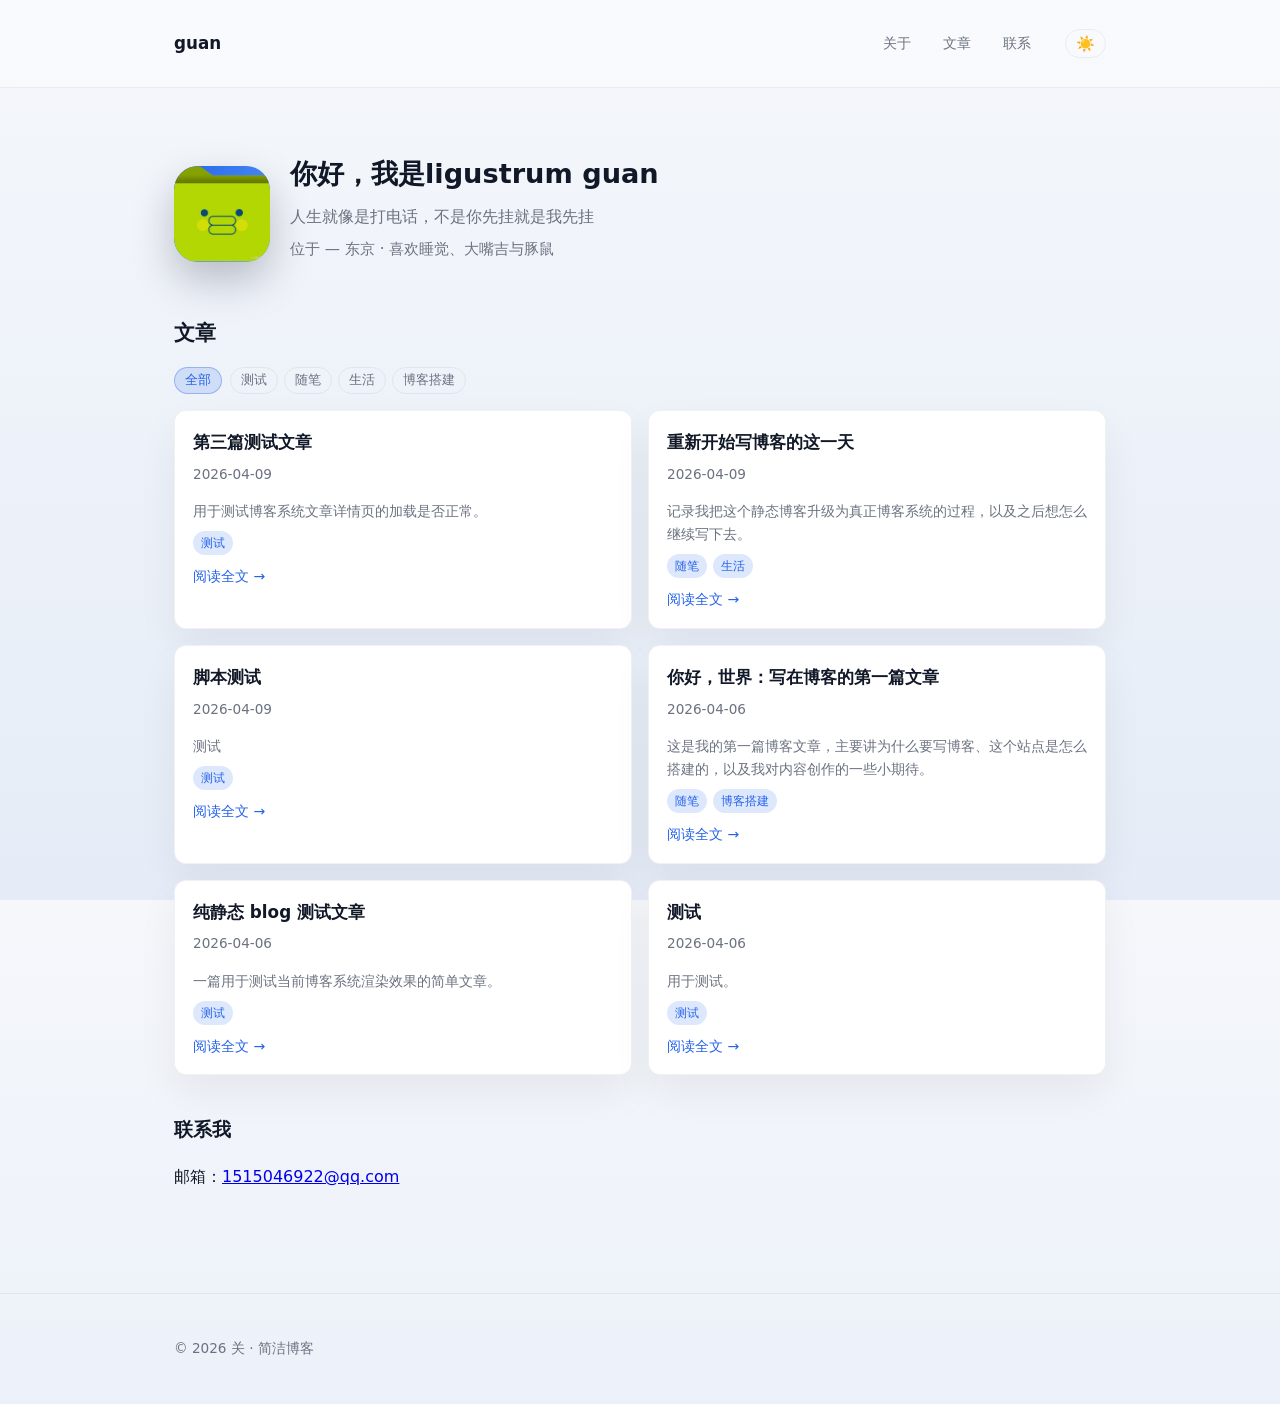
<file: index.html>
<!doctype html>
<html lang="zh-CN" data-theme="dark">
	<head>
		<meta charset="utf-8" />
		<meta name="viewport" content="width=device-width, initial-scale=1" />
		<title>个人博客 - guan</title>
		<link rel="stylesheet" href="style.css" />
	</head>
	<body data-page="index">
		<header class="site-header">
			<div class="container header-inner">
				<a class="logo" href="#about">guan</a>
				<nav class="nav" id="nav">
					<a href="#about">关于</a>
					<a href="#posts">文章</a>
					<a href="#contact">联系</a>
				</nav>
				<button class="nav-toggle" id="navToggle" aria-label="切换导航">
					<span class="hamburger"></span>
				</button>
				<button class="theme-toggle" id="themeToggle" aria-label="切换主题">
					<span class="theme-icon">
						🌙
					</span>
				</button>
			</div>
		</header>

		<main class="container">
			<section id="about" class="intro">
				<div class="avatar" id="avatar">G</div>
				<div class="intro-text">
					<h1 id="displayName">你好，我是 关</h1>
					<p class="lead" id="introLead">喜欢豚鼠 / 写日记用</p>
					<p class="meta" id="introMeta">位于 — 东京 · 喜欢睡觉、大嘴吉与豚鼠</p>
				</div>
			</section>

			<section id="posts" class="posts">
				<h2>文章</h2>
				<div class="post-filters">
					<button class="tag-pill active" data-tag="all">全部</button>
					<div id="tagList" class="tag-list"></div>
				</div>
				<div id="postList" class="post-list" aria-live="polite">
					<!-- JS will populate posts here -->
				</div>
			</section>

			<section id="contact" class="contact">
				<h3>联系我</h3>
				<p>邮箱：<a id="emailLink" href="mailto:1515046922@qq.com">1515046922@qq.com</a></p>
			</section>
		</main>

		<footer class="site-footer">
			<div class="container">© <span id="year"></span> 关 · 简洁博客</div>
		</footer>

		<script src="script.js"></script>
	</body>
</html>
</file>
<file: style.css>
/* 主题变量：默认浅色，data-theme="dark" 时为深色 */
:root{
	--bg:#f5f7fb;
	--bg-alt:#e5ecf7;
	--card:#ffffff;
	--muted:#6b7280;
	--accent:#2563eb;
	--accent-soft:rgba(37, 99, 235, 0.15);
	--text:#111827;
	--border:rgba(15,23,42,0.06);
	--glass:rgba(255,255,255,0.75);
	--code-bg:#0b1120;
	--radius:12px;
}

:root[data-theme="dark"]{
	--bg:#020617;
	--bg-alt:#020618;
	--card:#020617;
	--muted:#9ca3af;
	--accent:#7dd3fc;
	--accent-soft:rgba(125, 211, 252, 0.12);
	--text:#e5e7eb;
	--border:rgba(148,163,184,0.16);
	--glass:rgba(15,23,42,0.7);
	--code-bg:#020617;
}

*{box-sizing:border-box}
html,body{height:100%}
body{
	margin:0;
	font-family: Inter, ui-sans-serif, system-ui, -apple-system, "Segoe UI", Roboto, "Helvetica Neue", Arial;
	background: linear-gradient(180deg,var(--bg), var(--bg-alt));
	color:var(--text);
	-webkit-font-smoothing:antialiased;
	-moz-osx-font-smoothing:grayscale;
	line-height:1.6;
}

.container{
	max-width:980px;
	margin:0 auto;
	padding:24px;
}

.site-header{
	position:sticky;
	top:0;
	z-index:50;
	backdrop-filter: blur(10px);
	background: linear-gradient(180deg, rgba(248,250,252,0.9), rgba(248,250,252,0.8));
	border-bottom:1px solid var(--border);
}

:root[data-theme="dark"] .site-header{
	background: linear-gradient(180deg, rgba(15,23,42,0.9), rgba(15,23,42,0.85));
}

.header-inner{
	display:flex;
	align-items:center;
	gap:16px;
}
.logo{
	font-weight:700;
	color:var(--text);
	text-decoration:none;
	font-size:1.05rem;
}

.nav{display:flex;gap:12px;margin-left:auto}
.nav a{color:var(--muted);text-decoration:none;padding:8px 10px;border-radius:999px;font-size:0.9rem}
.nav a:hover{color:var(--accent);background:var(--accent-soft)}

.nav-toggle{display:none;background:transparent;border:0;color:inherit;padding:8px}
.nav-toggle .hamburger{width:22px;height:2px;background:var(--text);display:block;position:relative;border-radius:999px}
.nav-toggle .hamburger::after,.nav-toggle .hamburger::before{content:"";position:absolute;left:0;width:22px;height:2px;background:var(--text);border-radius:999px}
.nav-toggle .hamburger::before{top:-7px}
.nav-toggle .hamburger::after{top:7px}

.theme-toggle{
	margin-left:8px;
	border-radius:999px;
	border:1px solid var(--border);
	background:transparent;
	color:var(--muted);
	padding:6px 10px;
	display:flex;
	align-items:center;
	justify-content:center;
	cursor:pointer;
}

.theme-toggle:hover{
	background:var(--accent-soft);
	color:var(--accent);
}

.theme-icon{font-size:0.95rem;line-height:1}

.intro{display:flex;gap:20px;align-items:center;padding:40px 0}
.avatar{width:96px;height:96px;border-radius:24px;background:linear-gradient(135deg,var(--accent),#60a5fa);display:flex;align-items:center;justify-content:center;font-weight:700;color:#0b1120;font-size:32px;box-shadow:0 18px 40px rgba(15,23,42,0.25);overflow:hidden}
.avatar-img{width:100%;height:100%;object-fit:cover;border-radius:inherit;display:block}
.intro-text h1{margin:0 0 8px 0;font-size:1.7rem}
.lead{margin:0 0 8px 0;color:var(--muted);max-width:36rem}
.meta{color:var(--muted);margin-top:6px;font-size:0.95rem}

.posts h2{margin-top:0;font-size:1.3rem}
.post-filters{
	display:flex;
	align-items:center;
	gap:8px;
	margin-bottom:16px;
}

.tag-list{
	display:flex;
	flex-wrap:wrap;
	gap:6px;
}

.tag-pill{
	border-radius:999px;
	border:1px solid var(--border);
	background:transparent;
	padding:4px 10px;
	font-size:0.8rem;
	color:var(--muted);
	cursor:pointer;
}

.tag-pill.active{
	background:var(--accent-soft);
	color:var(--accent);
	border-color:rgba(37, 99, 235, 0.35);
}

.post-list{display:grid;grid-template-columns:repeat(2,1fr);gap:16px}
.post-card{
	background:var(--card);
	padding:18px 18px 16px;
	border-radius:var(--radius);
	border:1px solid var(--border);
	box-shadow:0 18px 40px rgba(15,23,42,0.06);
}
.post-card h3{margin:0 0 8px 0;font-size:1.05rem}
.post-card h3 a{color:var(--text);text-decoration:none}
.post-card h3 a:hover{color:var(--accent)}
.post-meta{font-size:0.85rem;color:var(--muted);margin-bottom:6px}
.post-excerpt{color:var(--muted);font-size:0.9rem;margin-bottom:8px}
.post-tags{display:flex;flex-wrap:wrap;gap:6px;margin-top:4px}
.post-tag{font-size:0.78rem;padding:2px 8px;border-radius:999px;background:var(--accent-soft);color:var(--accent)}
.post-card a.read{display:inline-block;margin-top:10px;color:var(--accent);text-decoration:none;font-size:0.88rem}

.contact{margin:40px 0}

.site-footer{padding:20px 0;color:var(--muted);border-top:1px solid var(--border);margin-top:40px;font-size:0.85rem}

/* 文章详情页样式 */
.post-container{padding-top:32px;padding-bottom:32px}
.post{
	background:var(--card);
	border-radius:var(--radius);
	border:1px solid var(--border);
	padding:24px 20px 28px;
	box-shadow:0 18px 40px rgba(15,23,42,0.06);
}
.post-header{margin-bottom:18px}
.post-back a{color:var(--muted);font-size:0.85rem;text-decoration:none}
.post-back a:hover{color:var(--accent)}
.post-title{margin:6px 0 10px;font-size:1.7rem}

.post-content{
	color:var(--text);
	font-size:0.98rem;
	line-height:1.8;
}

.post-content h1,.post-content h2,.post-content h3,.post-content h4{
	margin-top:1.6em;
	margin-bottom:0.6em;
}

.post-content p{margin:0.4em 0 0.8em}
.post-content ul{padding-left:1.2rem;margin:0.4em 0 0.9em}
.post-content li{margin:0.15em 0}
.post-content code{
	font-family:SFMono-Regular, Menlo, Monaco, Consolas, "Liberation Mono", "Courier New", monospace;
	background:rgba(15,23,42,0.05);
	padding:0.15em 0.35em;
	border-radius:4px;
	font-size:0.9em;
}

:root[data-theme="dark"] .post-content code{
	background:rgba(15,23,42,0.8);
}

.post-content pre{
	background:var(--code-bg);
	color:#e5e7eb;
	padding:12px 14px;
	border-radius:10px;
	overflow-x:auto;
	font-size:0.85rem;
	line-height:1.7;
}

.post-content pre code{background:transparent;padding:0}

/* Responsive */
@media (max-width:900px){
	.post-list{grid-template-columns:1fr}
}

@media (max-width:700px){
	.container{padding:16px}
	.intro{flex-direction:row;gap:12px}
	.avatar{width:72px;height:72px;font-size:24px;border-radius:18px}
	.nav{position:fixed;inset:60px 12px auto 12px;flex-direction:column;background:var(--glass);backdrop-filter:blur(18px);padding:12px;border-radius:16px;display:none;box-shadow:0 18px 40px rgba(15,23,42,0.45)}
	.nav a{padding:10px}
	.nav-toggle{display:inline-block;margin-left:auto}
	.nav.open{display:flex}
	.post{padding:18px 14px 22px}
}
</file>
